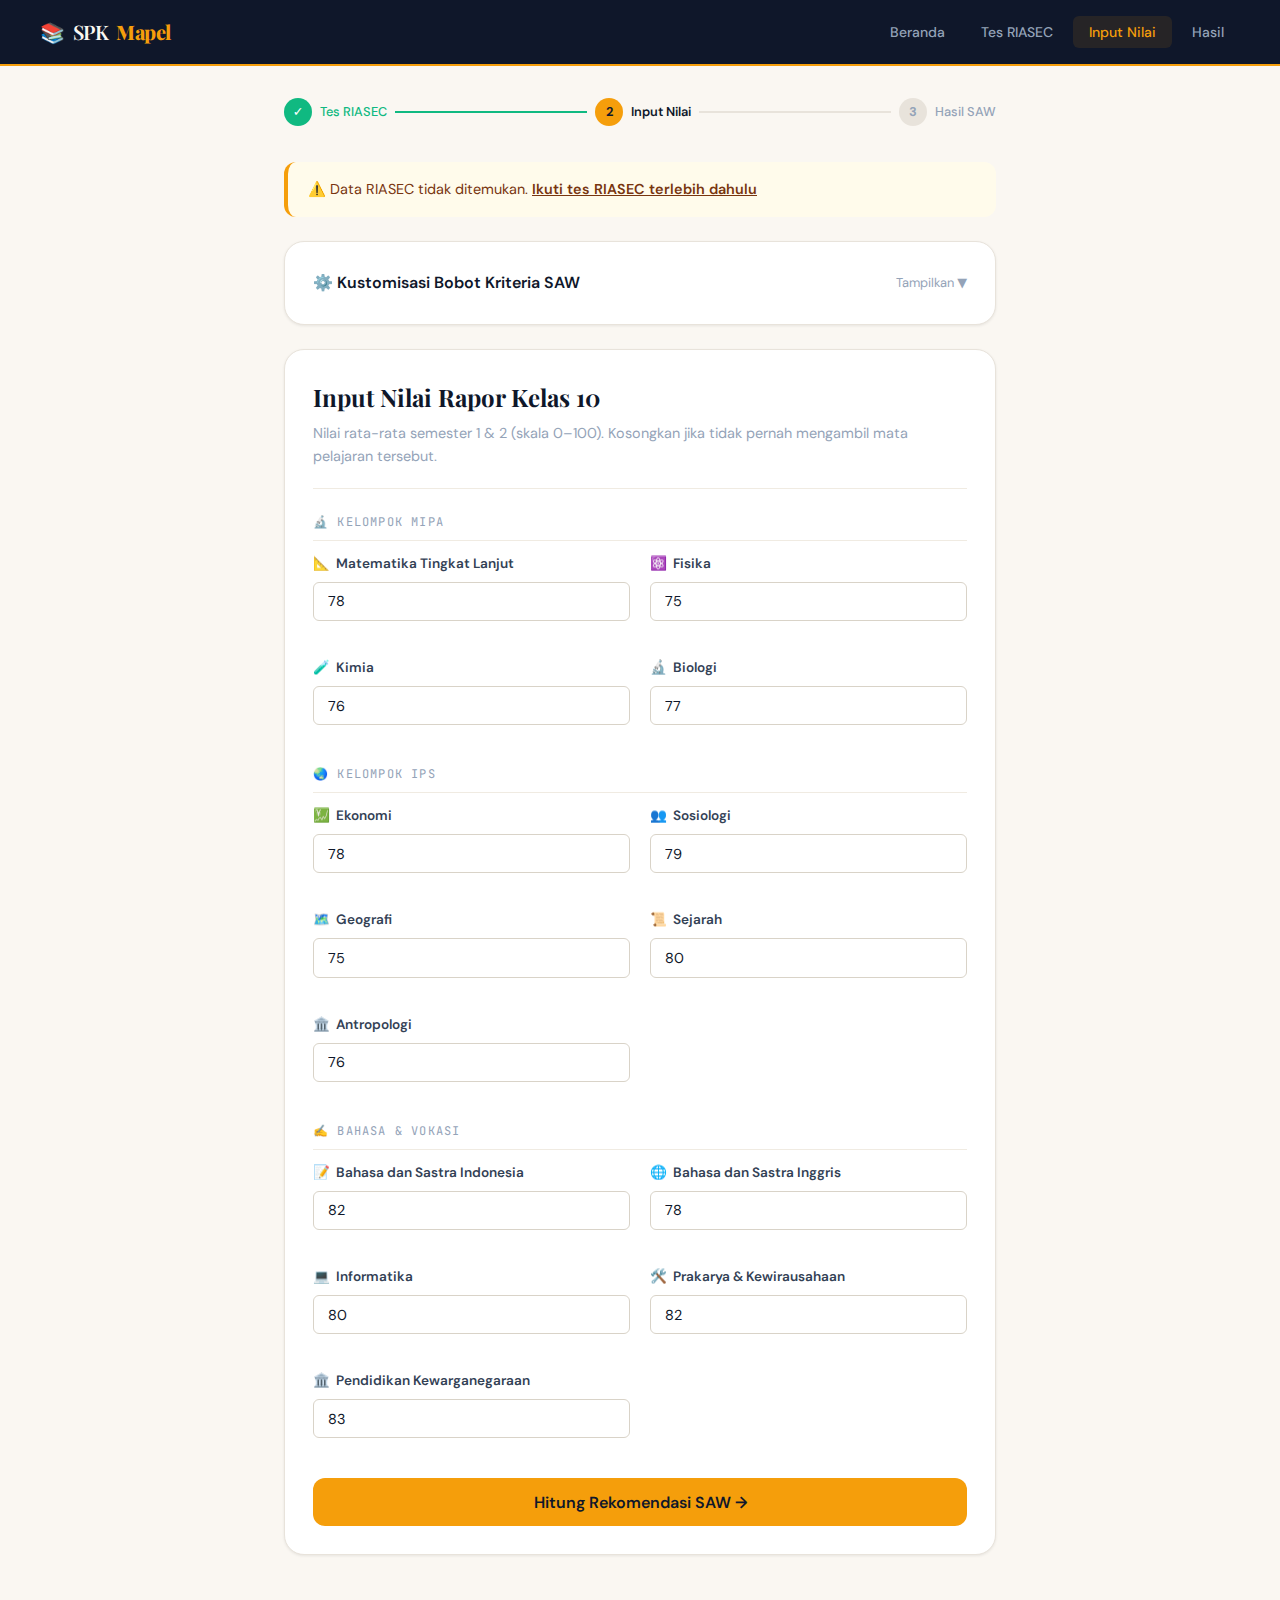
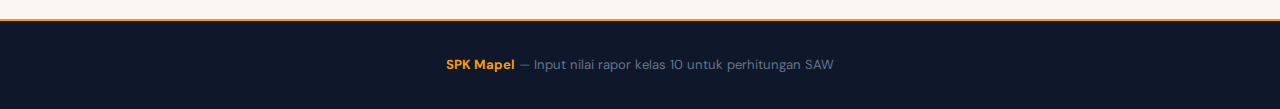
<file: frontend/pages/grades.html>
<!DOCTYPE html>
<html lang="id">
<head>
  <meta charset="UTF-8">
  <meta name="viewport" content="width=device-width, initial-scale=1.0">
  <title>Input Nilai Rapor — SPK Mapel</title>
  <link rel="stylesheet" href="../styles/main.css">
</head>
<body>

<nav class="navbar">
  <div class="navbar-inner">
    <a class="navbar-logo" href="../index.html">📚 <span>SPK</span>Mapel</a>
    <ul class="navbar-links">
      <li><a href="../index.html">Beranda</a></li>
      <li><a href="riasec.html">Tes RIASEC</a></li>
      <li><a href="grades.html">Input Nilai</a></li>
      <li><a href="result.html">Hasil</a></li>
    </ul>
  </div>
</nav>

<div class="container-narrow" style="padding-top:2rem;">

  <!-- Steps -->
  <div class="steps">
    <div class="step done"><div class="step-num">✓</div><div class="step-label">Tes RIASEC</div></div>
    <div class="step-line"></div>
    <div class="step active"><div class="step-num">2</div><div class="step-label">Input Nilai</div></div>
    <div class="step-line"></div>
    <div class="step"><div class="step-num">3</div><div class="step-label">Hasil SAW</div></div>
  </div>

  <!-- Profile Summary -->
  <div id="profileBanner" class="card card-navy mb-3 hidden">
    <div style="display:flex;align-items:center;justify-content:space-between;flex-wrap:wrap;gap:1rem;">
      <div>
        <div style="font-size:.75rem;color:#94a3b8;font-family:var(--font-mono);letter-spacing:.08em;text-transform:uppercase;margin-bottom:.3rem;">Profil Siswa</div>
        <div style="font-size:1.1rem;font-weight:700;color:var(--cream);" id="profileName"></div>
        <div style="font-size:.875rem;color:#94a3b8;" id="profileDetail"></div>
      </div>
      <div style="text-align:center;">
        <div style="font-size:.7rem;color:var(--amber);font-family:var(--font-mono);letter-spacing:.08em;margin-bottom:.25rem;">HOLLAND CODE</div>
        <div style="font-family:var(--font-display);font-size:2rem;font-weight:800;color:var(--amber);letter-spacing:.15em;" id="profileHolland"></div>
      </div>
    </div>
  </div>

  <!-- Bobot Kustom -->
  <div class="card mb-3">
    <div style="display:flex;align-items:center;justify-content:space-between;cursor:pointer;" onclick="toggleWeights()">
      <h3 class="fw-600" style="font-size:1rem;">⚙️ Kustomisasi Bobot Kriteria SAW</h3>
      <span id="toggleIcon" style="font-size:.8rem;color:var(--muted);">Tampilkan ▼</span>
    </div>
    <div id="weightsPanel" class="hidden mt-2">
      <p style="font-size:.82rem;color:var(--muted);margin-bottom:1rem;">
        Total bobot harus = 100%. Default: Akademik 40% · RIASEC 30% · Cita-cita 20% · Ketersediaan 10%
      </p>
      <div class="grid-2">
        <div class="form-group mb-1">
          <label class="form-label">Nilai Akademik (%)</label>
          <input type="number" id="w_academic" class="form-control" value="40" min="10" max="70">
        </div>
        <div class="form-group mb-1">
          <label class="form-label">Kecocokan RIASEC (%)</label>
          <input type="number" id="w_riasec" class="form-control" value="30" min="10" max="70">
        </div>
        <div class="form-group mb-1">
          <label class="form-label">Relevansi Cita-cita (%)</label>
          <input type="number" id="w_aspiration" class="form-control" value="20" min="5" max="50">
        </div>
        <div class="form-group mb-1">
          <label class="form-label">Ketersediaan (%)</label>
          <input type="number" id="w_availability" class="form-control" value="10" min="5" max="30">
        </div>
      </div>
      <div id="weightWarning" class="info-box info-box-amber mt-2 hidden">
        ⚠️ Total bobot harus 100%. Saat ini: <span id="weightTotal">0</span>%.
      </div>
    </div>
  </div>

  <!-- Grades Form -->
  <div class="card mb-3">
    <div class="card-header">
      <h2>Input Nilai Rapor Kelas 10</h2>
      <p>Nilai rata-rata semester 1 &amp; 2 (skala 0–100). Kosongkan jika tidak pernah mengambil mata pelajaran tersebut.</p>
    </div>

    <!-- Group: MIPA -->
    <div class="mb-3">
      <div style="font-size:.75rem;font-family:var(--font-mono);color:var(--muted);letter-spacing:.1em;text-transform:uppercase;margin-bottom:.75rem;padding-bottom:.5rem;border-bottom:1px solid var(--cream-dark);">
        🔬 Kelompok MIPA
      </div>
      <div class="grid-2" id="grades-mipa"></div>
    </div>

    <div class="mb-3">
      <div style="font-size:.75rem;font-family:var(--font-mono);color:var(--muted);letter-spacing:.1em;text-transform:uppercase;margin-bottom:.75rem;padding-bottom:.5rem;border-bottom:1px solid var(--cream-dark);">
        🌏 Kelompok IPS
      </div>
      <div class="grid-2" id="grades-ips"></div>
    </div>

    <div class="mb-3">
      <div style="font-size:.75rem;font-family:var(--font-mono);color:var(--muted);letter-spacing:.1em;text-transform:uppercase;margin-bottom:.75rem;padding-bottom:.5rem;border-bottom:1px solid var(--cream-dark);">
        ✍️ Bahasa &amp; Vokasi
      </div>
      <div class="grid-2" id="grades-other"></div>
    </div>

    <button class="btn btn-primary btn-lg" onclick="submitGrades()" style="width:100%;" id="calcBtn">
      Hitung Rekomendasi SAW →
    </button>
  </div>

</div>

<footer>
  <p><strong>SPK Mapel</strong> — Input nilai rapor kelas 10 untuk perhitungan SAW</p>
</footer>

<script src="../components/shared.js"></script>
<script>
const SUBJECTS = [
  { id:1,  name:'Matematika Tingkat Lanjut', category:'IPA',       group:'mipa',  icon:'📐', default:78 },
  { id:2,  name:'Fisika',                    category:'IPA',       group:'mipa',  icon:'⚛️', default:75 },
  { id:3,  name:'Kimia',                     category:'IPA',       group:'mipa',  icon:'🧪', default:76 },
  { id:4,  name:'Biologi',                   category:'IPA',       group:'mipa',  icon:'🔬', default:77 },
  { id:5,  name:'Ekonomi',                   category:'IPS',       group:'ips',   icon:'💹', default:78 },
  { id:6,  name:'Sosiologi',                 category:'IPS',       group:'ips',   icon:'👥', default:79 },
  { id:7,  name:'Geografi',                  category:'IPS',       group:'ips',   icon:'🗺️', default:75 },
  { id:8,  name:'Sejarah',                   category:'IPS',       group:'ips',   icon:'📜', default:80 },
  { id:9,  name:'Antropologi',               category:'IPS',       group:'ips',   icon:'🏛️', default:76 },
  { id:10, name:'Bahasa dan Sastra Indonesia',category:'Bahasa',   group:'other', icon:'📝', default:82 },
  { id:11, name:'Bahasa dan Sastra Inggris', category:'Bahasa',    group:'other', icon:'🌐', default:78 },
  { id:12, name:'Informatika',               category:'Teknologi', group:'other', icon:'💻', default:80 },
  { id:13, name:'Prakarya & Kewirausahaan',  category:'Vokasi',    group:'other', icon:'🛠️', default:82 },
  { id:14, name:'Pendidikan Kewarganegaraan',category:'Umum',      group:'other', icon:'🏛️', default:83 },
];

function buildGradeInputs(group, containerId) {
  const el = document.getElementById(containerId);
  const subjects = SUBJECTS.filter(s => s.group === group);
  el.innerHTML = subjects.map(s => `
    <div class="form-group mb-2">
      <label class="form-label" style="display:flex;align-items:center;gap:.35rem;">
        <span>${s.icon}</span> ${s.name}
      </label>
      <input type="number" id="grade_${s.id}" class="form-control" 
             value="${s.default}" min="0" max="100" step="0.5"
             placeholder="0 – 100">
    </div>
  `).join('');
}

function toggleWeights() {
  const panel = document.getElementById('weightsPanel');
  const icon = document.getElementById('toggleIcon');
  panel.classList.toggle('hidden');
  icon.textContent = panel.classList.contains('hidden') ? 'Tampilkan ▼' : 'Sembunyikan ▲';
}

// Validate weights
['w_academic','w_riasec','w_aspiration','w_availability'].forEach(id => {
  document.getElementById(id)?.addEventListener('input', () => {
    const total = ['w_academic','w_riasec','w_aspiration','w_availability']
      .reduce((sum, id) => sum + (parseInt(document.getElementById(id)?.value) || 0), 0);
    const warn = document.getElementById('weightWarning');
    document.getElementById('weightTotal').textContent = total;
    warn.classList.toggle('hidden', total === 100);
  });
});

async function submitGrades() {
  const riasec = Store.get('riasecResult');
  if (!riasec) { showToast('Lengkapi tes RIASEC terlebih dahulu', 'warning'); window.location.href='riasec.html'; return; }

  // Collect grades
  const grades = {};
  SUBJECTS.forEach(s => {
    const val = parseFloat(document.getElementById(`grade_${s.id}`)?.value);
    grades[s.name] = isNaN(val) ? 0 : Math.min(Math.max(val, 0), 100);
  });

  // Weights
  const wa = parseInt(document.getElementById('w_academic').value)||40;
  const wr = parseInt(document.getElementById('w_riasec').value)||30;
  const wasp = parseInt(document.getElementById('w_aspiration').value)||20;
  const wav = parseInt(document.getElementById('w_availability').value)||10;
  const total = wa+wr+wasp+wav;
  if (total !== 100) { showToast(`Total bobot harus 100% (saat ini ${total}%)`, 'error'); return; }

  const btn = document.getElementById('calcBtn');
  btn.disabled = true;
  btn.innerHTML = '<span class="spinner"></span> Menghitung SAW...';

  try {
    const res = await apiFetch('/recommend', {
      method: 'POST',
      body: JSON.stringify({
        student_name: riasec.studentName,
        student_class: riasec.studentClass,
        grades,
        riasec_scores: riasec.scores,
        aspiration: riasec.aspiration || '',
        custom_weights: { academic: wa/100, riasec: wr/100, aspiration: wasp/100, availability: wav/100 },
      }),
    });

    if (!res.success) throw new Error(res.message);

    Store.set('sawResult', res.data);
    showToast('Berhasil! Mengarahkan ke halaman hasil...', 'success');
    setTimeout(() => window.location.href = 'result.html', 800);
  } catch(e) {
    showToast('Gagal menghitung: ' + e.message, 'error');
    btn.disabled = false;
    btn.textContent = 'Hitung Rekomendasi SAW →';
  }
}

// Init
buildGradeInputs('mipa',  'grades-mipa');
buildGradeInputs('ips',   'grades-ips');
buildGradeInputs('other', 'grades-other');

const riasec = Store.get('riasecResult');
if (riasec) {
  const banner = document.getElementById('profileBanner');
  banner.classList.remove('hidden');
  document.getElementById('profileName').textContent = riasec.studentName;
  document.getElementById('profileDetail').textContent = 
    `${riasec.studentClass || 'Kelas X'} · Cita-cita: ${riasec.aspiration || '—'}`;
  document.getElementById('profileHolland').textContent = riasec.hollandCode;
} else {
  const warn = document.createElement('div');
  warn.className = 'info-box info-box-amber mb-3';
  warn.innerHTML = '⚠️ Data RIASEC tidak ditemukan. <a href="riasec.html" style="text-decoration:underline;font-weight:600;">Ikuti tes RIASEC terlebih dahulu</a>';
  document.querySelector('.steps').after(warn);
}
</script>
</body>
</html>
</file>
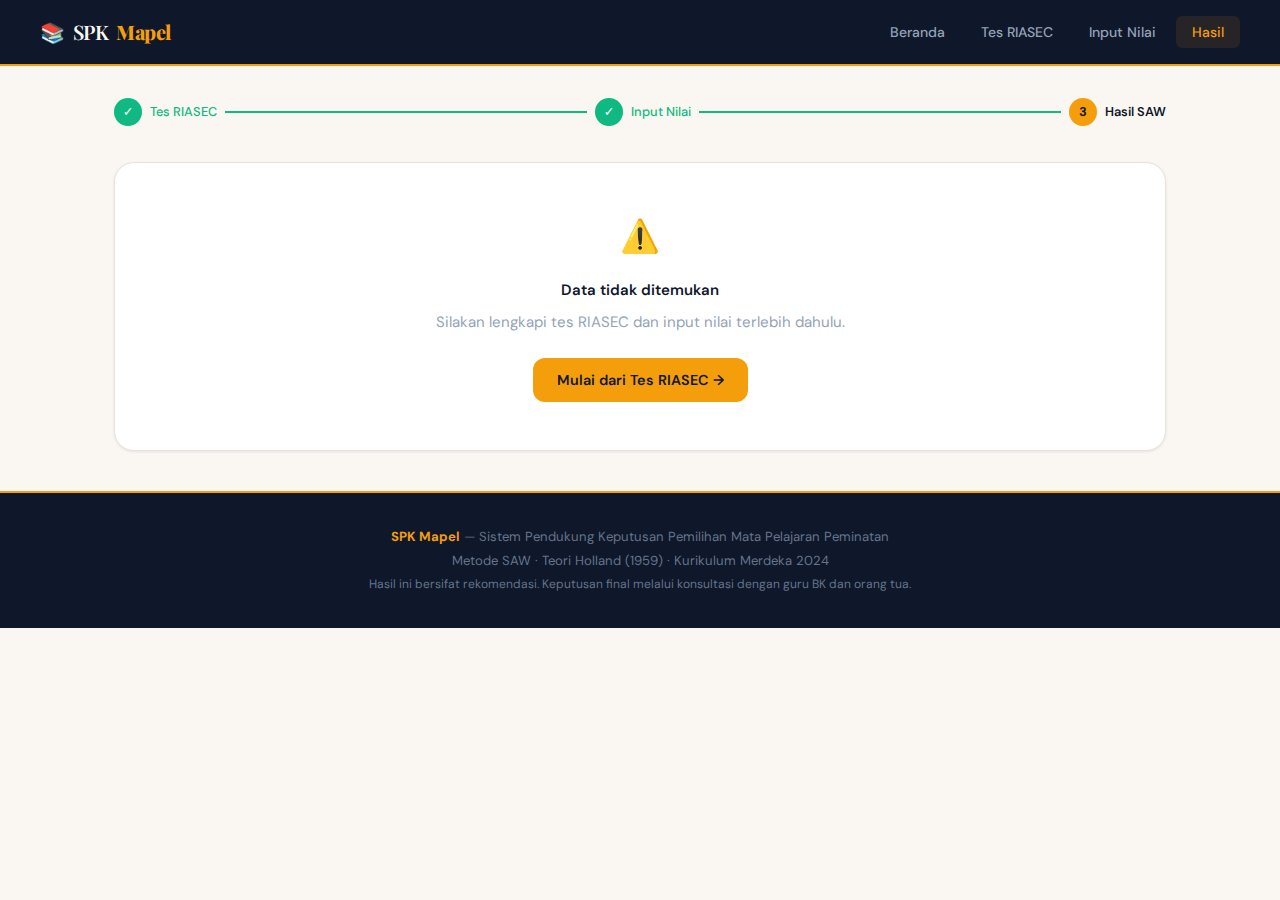
<file: frontend/pages/result.html>
<!DOCTYPE html>
<html lang="id">
<head>
  <meta charset="UTF-8">
  <meta name="viewport" content="width=device-width, initial-scale=1.0">
  <title>Hasil &amp; Rekomendasi — SPK Mapel</title>
  <link rel="stylesheet" href="../styles/main.css">
</head>
<body>

<nav class="navbar">
  <div class="navbar-inner">
    <a class="navbar-logo" href="../index.html">📚 <span>SPK</span>Mapel</a>
    <ul class="navbar-links">
      <li><a href="../index.html">Beranda</a></li>
      <li><a href="riasec.html">Tes RIASEC</a></li>
      <li><a href="grades.html">Input Nilai</a></li>
      <li><a href="result.html">Hasil</a></li>
    </ul>
  </div>
</nav>

<div class="container" style="padding-top:2rem;">

  <!-- Steps -->
  <div class="steps">
    <div class="step done"><div class="step-num">✓</div><div class="step-label">Tes RIASEC</div></div>
    <div class="step-line"></div>
    <div class="step done"><div class="step-num">✓</div><div class="step-label">Input Nilai</div></div>
    <div class="step-line"></div>
    <div class="step active"><div class="step-num">3</div><div class="step-label">Hasil SAW</div></div>
  </div>

  <!-- Loading State -->
  <div id="loadingState" class="card" style="text-align:center;padding:3rem;">
    <div class="spinner" style="width:32px;height:32px;border-width:3px;margin:0 auto 1rem;"></div>
    <p style="color:var(--muted);">Memuat hasil analisis...</p>
  </div>

  <!-- Results (hidden until loaded) -->
  <div id="resultContent" class="hidden">

    <!-- Header -->
    <div class="card card-navy mb-3" style="padding:2rem;">
      <div style="display:flex;align-items:flex-start;justify-content:space-between;flex-wrap:wrap;gap:1.5rem;">
        <div>
          <div style="font-size:.7rem;color:var(--amber);font-family:var(--font-mono);letter-spacing:.1em;text-transform:uppercase;margin-bottom:.5rem;">
            Hasil Analisis SPK
          </div>
          <h1 id="studentTitle" style="font-family:var(--font-display);font-size:1.75rem;color:var(--cream);margin-bottom:.4rem;"></h1>
          <div style="color:#94a3b8;font-size:.875rem;" id="studentMeta"></div>
        </div>
        <div style="text-align:center;">
          <div style="font-size:.65rem;color:var(--amber);font-family:var(--font-mono);letter-spacing:.1em;margin-bottom:.25rem;">HOLLAND CODE</div>
          <div id="hollandDisplay" style="font-family:var(--font-display);font-size:3rem;font-weight:800;color:var(--amber);letter-spacing:.2em;"></div>
        </div>
      </div>
    </div>

    <!-- RIASEC Scores + Chart -->
    <div class="grid-2 mb-3">
      <div class="card">
        <h3 class="section-title" style="font-size:1.1rem;">📊 Skor RIASEC</h3>
        <div id="riasecScores"></div>
      </div>
      <div class="card">
        <h3 class="section-title" style="font-size:1.1rem;">🎯 Profil Kepribadian</h3>
        <div id="topPersonality"></div>
        <div id="careerPackageMatch" class="mt-3"></div>
      </div>
    </div>

    <!-- SAW Method Explanation -->
    <div class="card mb-3">
      <div class="card-header">
        <h2>⚙️ Metodologi: Simple Additive Weighting (SAW)</h2>
        <p>Detail kriteria, bobot, dan cara perhitungan</p>
      </div>
      <div class="grid-auto mb-2" id="criteriaGrid"></div>
      <div class="info-box info-box-blue" style="font-size:.85rem;">
        <strong>Formula SAW:</strong> V<sub>i</sub> = Σ (W<sub>j</sub> × R<sub>ij</sub>)<br>
        Di mana: W<sub>j</sub> = bobot kriteria ke-j, R<sub>ij</sub> = nilai ternormalisasi alternatif i pada kriteria j.<br>
        Normalisasi benefit: r<sub>ij</sub> = x<sub>ij</sub> / max(x<sub>j</sub>)
      </div>
    </div>

    <!-- Recommendations Table -->
    <div class="card mb-3">
      <div class="card-header">
        <h2>🏆 Ranking Rekomendasi Mata Pelajaran</h2>
        <p>Diurutkan berdasarkan skor SAW tertinggi · <span id="totalAlts"></span> alternatif dianalisis</p>
      </div>
      <div class="table-wrap">
        <table class="data-table">
          <thead>
            <tr>
              <th>Rank</th>
              <th>Mata Pelajaran</th>
              <th>Kategori</th>
              <th>Akademik (40%)</th>
              <th>RIASEC (30%)</th>
              <th>Cita-cita (20%)</th>
              <th>Ketersediaan (10%)</th>
              <th>Skor SAW</th>
              <th>Status</th>
            </tr>
          </thead>
          <tbody id="recTableBody"></tbody>
        </table>
      </div>
    </div>

    <!-- Top 3 Detail Cards -->
    <div class="mb-3">
      <h3 class="section-title mb-2">🎖️ Top 3 Rekomendasi Utama</h3>
      <div class="grid-3" id="top3Cards"></div>
    </div>

    <!-- Career Package Match -->
    <div class="card card-amber mb-3" id="careerSection" style="display:none;">
      <div class="card-header" style="border-color:#fde68a;">
        <h2>💼 Kecocokan Paket Karir</h2>
        <p>Berdasarkan cita-cita dan hasil rekomendasi SAW</p>
      </div>
      <div id="careerContent"></div>
    </div>

    <!-- BK Advice -->
    <div class="card mb-3">
      <div class="card-header">
        <h2>🤝 Simulasi Saran Guru BK</h2>
        <p>Rekomendasi konsultasi akhir semester 2 kelas 10</p>
      </div>
      <div id="bkAdvice"></div>
    </div>

    <!-- Normalized Matrix Detail (Collapsible) -->
    <div class="card mb-3">
      <div style="display:flex;align-items:center;justify-content:space-between;cursor:pointer;" onclick="toggleMatrix()">
        <h3 class="fw-600" style="font-size:1rem;">📐 Detail Matriks Normalisasi SAW</h3>
        <span id="matrixToggleIcon" style="font-size:.8rem;color:var(--muted);">Tampilkan ▼</span>
      </div>
      <div id="matrixPanel" class="hidden mt-3">
        <div class="table-wrap">
          <table class="data-table" id="matrixTable"></table>
        </div>
      </div>
    </div>

    <!-- Actions -->
    <div style="display:flex;gap:1rem;flex-wrap:wrap;justify-content:center;margin-bottom:2rem;">
      <button class="btn btn-ghost" onclick="window.print()">🖨️ Cetak Hasil</button>
      <a href="riasec.html" class="btn btn-ghost">🔄 Ulangi Tes</a>
      <button class="btn btn-primary" onclick="window.scrollTo({top:0,behavior:'smooth'})">↑ Kembali ke Atas</button>
    </div>

  </div><!-- #resultContent -->

</div><!-- .container -->

<footer>
  <p>
    <strong>SPK Mapel</strong> — Sistem Pendukung Keputusan Pemilihan Mata Pelajaran Peminatan<br>
    Metode SAW · Teori Holland (1959) · Kurikulum Merdeka 2024<br>
    <span style="font-size:.75rem;">Hasil ini bersifat rekomendasi. Keputusan final melalui konsultasi dengan guru BK dan orang tua.</span>
  </p>
</footer>

<script src="../components/shared.js"></script>
<script>
// ─── RIASEC Meta (local to this page) ────────────────────────────────────────
const PAGE_RIASEC_META = [
  { key:'realistic',     code:'R', label:'Realistic',     color:'#10b981', icon:'🔧' },
  { key:'investigative', code:'I', label:'Investigative', color:'#3b82f6', icon:'🔬' },
  { key:'artistic',      code:'A', label:'Artistic',      color:'#8b5cf6', icon:'🎨' },
  { key:'social',        code:'S', label:'Social',        color:'#f59e0b', icon:'🤝' },
  { key:'enterprising',  code:'E', label:'Enterprising',  color:'#ef4444', icon:'💼' },
  { key:'conventional',  code:'C', label:'Conventional',  color:'#06b6d4', icon:'📊' },
];

// ─── Load & Render (all sync — no extra API calls for speed) ─────────────────
function loadResults() {
  const riasec = Store.get('riasecResult');
  const saw    = Store.get('sawResult');

  document.getElementById('loadingState').classList.add('hidden');

  if (!riasec || !saw) {
    document.getElementById('loadingState').classList.remove('hidden');
    document.getElementById('loadingState').innerHTML = `
      <div style="font-size:2rem;margin-bottom:1rem;">⚠️</div>
      <p style="font-weight:600;margin-bottom:.5rem;">Data tidak ditemukan</p>
      <p style="color:var(--muted);margin-bottom:1.5rem;">Silakan lengkapi tes RIASEC dan input nilai terlebih dahulu.</p>
      <a href="riasec.html" class="btn btn-primary">Mulai dari Tes RIASEC →</a>
    `;
    return;
  }

  document.getElementById('resultContent').classList.remove('hidden');

  renderHeader(riasec, saw);
  renderRiasecScores(riasec);
  renderCriteria(saw.saw_summary);
  renderTable(saw.recommendations, saw.saw_summary);
  renderTop3(saw.recommendations);
  renderCareer(saw.career_match, riasec);
  renderBKAdvice(riasec, saw);   // now sync — no await
  renderMatrix(saw.recommendations);
}

function renderHeader(riasec, saw) {
  document.getElementById('studentTitle').textContent = riasec.studentName;
  document.getElementById('studentMeta').textContent =
    `${riasec.studentClass || 'Kelas X'} · Cita-cita: ${riasec.aspiration || '—'} · ${new Date(saw.generated_at).toLocaleDateString('id-ID', {day:'numeric',month:'long',year:'numeric'})}`;
  document.getElementById('hollandDisplay').textContent = riasec.hollandCode;
}

function renderRiasecScores(riasec) {
  const scores = riasec.scores;
  const sorted = [...PAGE_RIASEC_META].sort((a,b) => (scores[b.key]||0)-(scores[a.key]||0));
  
  document.getElementById('riasecScores').innerHTML = sorted.map(m => {
    const score = scores[m.key] || 0;
    const pct = (score/5)*100;
    return `
      <div style="margin-bottom:.85rem;">
        <div style="display:flex;justify-content:space-between;align-items:center;margin-bottom:.3rem;">
          <span style="font-size:.85rem;font-weight:600;">${m.icon} ${m.label}</span>
          <span style="font-family:var(--font-mono);font-size:.85rem;font-weight:700;">${score.toFixed(2)}/5</span>
        </div>
        <div class="progress-track">
          <div class="progress-fill" style="width:${pct}%;background:${m.color};transition:width .8s ease;"></div>
        </div>
      </div>
    `;
  }).join('');

  const top = sorted[0];
  document.getElementById('topPersonality').innerHTML = `
    <div style="display:flex;align-items:center;gap:.75rem;margin-bottom:1rem;">
      <div style="font-size:2.5rem;">${top.icon}</div>
      <div>
        <div style="font-size:.7rem;font-family:var(--font-mono);color:var(--muted);letter-spacing:.08em;text-transform:uppercase;">Tipe Dominan</div>
        <div style="font-size:1.2rem;font-weight:700;color:${top.color};">${top.label}</div>
      </div>
    </div>
    <div class="info-box" style="background:${top.color}18;border-color:${top.color};font-size:.85rem;line-height:1.7;">
      ${getPersonalityDesc(top.key)}
    </div>
  `;
}

function getPersonalityDesc(type) {
  const desc = {
    realistic:     'Kamu praktis dan menyukai pekerjaan konkret. Kuat dalam bidang teknis dan fisik.',
    investigative: 'Kamu analitis dan intelektual. Sangat cocok untuk karir di bidang sains, teknologi, dan penelitian.',
    artistic:      'Kamu kreatif dan imajinatif. Unggul dalam ekspresi diri, desain, dan seni.',
    social:        'Kamu peduli dan berorientasi pada orang. Ideal untuk karir di bidang pendidikan dan kesehatan.',
    enterprising:  'Kamu ambisius dan suka memimpin. Cocok untuk bisnis, manajemen, dan kepemimpinan.',
    conventional:  'Kamu terstruktur dan teliti. Unggul dalam akuntansi, administrasi, dan analisis data.',
  };
  return desc[type] || 'Kepribadian multidimensi yang kaya potensi.';
}

function renderCriteria(summary) {
  if (!summary?.criteria) return;
  const icons = ['📚','🧠','🎯','🏫'];
  document.getElementById('criteriaGrid').innerHTML = summary.criteria.map((c, i) => `
    <div class="card" style="margin:0;padding:1.25rem;background:var(--cream);">
      <div style="font-size:1.5rem;margin-bottom:.5rem;">${icons[i]||'•'}</div>
      <div style="font-weight:700;font-size:.9rem;margin-bottom:.25rem;">${c.name}</div>
      <div style="font-family:var(--font-mono);font-size:1.25rem;font-weight:800;color:var(--amber);">${c.weight}</div>
      <div style="font-size:.75rem;color:var(--muted);margin-top:.25rem;">Tipe: ${c.type}</div>
    </div>
  `).join('');
  document.getElementById('totalAlts').textContent = summary.total_alternatives;
}

function renderTable(recommendations, summary) {
  const weights = summary?.criteria?.map(c=>c.weight) || ['40%','30%','20%','10%'];
  const thead = document.querySelector('#recTableBody').closest('table').querySelector('thead tr');
  // Update header with actual weights
  
  document.getElementById('recTableBody').innerHTML = recommendations.map((r, idx) => `
    <tr class="${idx===0?'rank-1':''}">
      <td>${rankBadge(r.rank)}</td>
      <td><strong>${r.subject}</strong></td>
      <td><span class="badge badge-muted" style="font-size:.72rem;">${r.category}</span></td>
      <td>
        <div style="display:flex;align-items:center;gap:.5rem;">
          <div style="flex:1;height:4px;background:#e8e3db;border-radius:99px;overflow:hidden;">
            <div style="width:${r.academic_score}%;height:100%;background:#3b82f6;border-radius:99px;"></div>
          </div>
          <span style="font-family:var(--font-mono);font-size:.8rem;">${r.academic_score}</span>
        </div>
      </td>
      <td>
        <div style="display:flex;align-items:center;gap:.5rem;">
          <div style="flex:1;height:4px;background:#e8e3db;border-radius:99px;overflow:hidden;">
            <div style="width:${r.riasec_match}%;height:100%;background:#f59e0b;border-radius:99px;"></div>
          </div>
          <span style="font-family:var(--font-mono);font-size:.8rem;">${r.riasec_match}%</span>
        </div>
      </td>
      <td><span style="font-family:var(--font-mono);font-size:.8rem;">${r.aspiration_score}%</span></td>
      <td><span style="font-family:var(--font-mono);font-size:.8rem;">${r.availability}%</span></td>
      <td>
        <strong style="font-family:var(--font-mono);font-size:.95rem;color:${idx===0?'#92400e':'var(--navy)'};">
          ${(r.score*100).toFixed(2)}
        </strong>
      </td>
      <td>
        ${r.meets_minimum 
          ? '<span class="badge badge-green">✓ Memenuhi</span>'
          : `<span class="badge badge-red" title="Nilai min: ${r.min_grade}">⚠ Perhatian</span>`}
      </td>
    </tr>
  `).join('');
}

function renderTop3(recommendations) {
  const top3 = recommendations.slice(0, 3);
  const medals = ['🥇','🥈','🥉'];
  const colors = ['#fef3c7','#f1f5f9','#fff7ed'];
  const borders = ['#f59e0b','#94a3b8','#f97316'];

  document.getElementById('top3Cards').innerHTML = top3.map((r, i) => `
    <div class="card" style="margin:0;background:${colors[i]};border-color:${borders[i]};border-width:2px;">
      <div style="font-size:2rem;margin-bottom:.5rem;">${medals[i]}</div>
      <div style="font-size:.7rem;font-family:var(--font-mono);color:var(--muted);margin-bottom:.35rem;">RANK #${r.rank}</div>
      <div style="font-size:1.1rem;font-weight:700;margin-bottom:.75rem;">${r.subject}</div>
      <div style="font-size:.75rem;color:var(--muted);">
        <div>📚 Akademik: <strong>${r.academic_score}</strong></div>
        <div>🧠 RIASEC: <strong>${r.riasec_match}%</strong></div>
        <div>🎯 Relevansi: <strong>${r.aspiration_score}%</strong></div>
      </div>
      <div style="margin-top:.75rem;padding-top:.75rem;border-top:1px solid ${borders[i]}40;">
        <span style="font-family:var(--font-mono);font-size:1.3rem;font-weight:800;">
          ${(r.score*100).toFixed(1)}
        </span>
        <span style="font-size:.75rem;color:var(--muted);"> skor SAW</span>
      </div>
    </div>
  `).join('');
}

function renderCareer(careerMatch, riasec) {
  if (!careerMatch || !careerMatch.label) return;
  const section = document.getElementById('careerSection');
  section.style.display = 'block';
  
  document.getElementById('careerContent').innerHTML = `
    <div style="display:flex;align-items:flex-start;gap:1.5rem;flex-wrap:wrap;">
      <div style="font-size:3rem;">${careerMatch.icon || '🎯'}</div>
      <div style="flex:1;min-width:240px;">
        <div style="font-size:.7rem;color:#92400e;font-family:var(--font-mono);letter-spacing:.08em;text-transform:uppercase;margin-bottom:.35rem;">Kecocokan Terbaik</div>
        <div style="font-size:1.25rem;font-weight:700;margin-bottom:.5rem;">${careerMatch.label}</div>
        <p style="font-size:.875rem;color:#78350f;line-height:1.7;margin-bottom:1rem;">${careerMatch.description || ''}</p>
        <div>
          <div style="font-size:.75rem;font-weight:600;color:#92400e;margin-bottom:.5rem;">Mata Pelajaran Utama:</div>
          <div style="display:flex;flex-wrap:wrap;gap:.4rem;">
            ${(careerMatch.subjects||[]).map(s=>`<span class="badge badge-amber">${s}</span>`).join('')}
          </div>
        </div>
        ${careerMatch.optional?.length ? `
          <div class="mt-2">
            <div style="font-size:.75rem;font-weight:600;color:#92400e;margin-bottom:.5rem;">Mata Pelajaran Pendukung:</div>
            <div style="display:flex;flex-wrap:wrap;gap:.4rem;">
              ${careerMatch.optional.map(s=>`<span class="badge badge-muted">${s}</span>`).join('')}
            </div>
          </div>
        ` : ''}
      </div>
    </div>
  `;
}

function renderBKAdvice(riasec, saw) {
  const top5 = saw.recommendations.slice(0, 5);
  const meetsMin = top5.every(r => r.meets_minimum);
  const hc = riasec.hollandCode || 'RIA';
  const aspiration = riasec.aspiration || '';

  const hcAdviceMap = {
    'R': 'Pertimbangkan jurusan teknik, sains terapan, atau vokasi yang berbasis keterampilan praktis.',
    'I': 'Kamu sangat cocok di bidang riset, MIPA, teknologi, atau kedokteran.',
    'A': 'Eksplorasi jurusan seni, desain, sastra, komunikasi, atau arsitektur.',
    'S': 'Pertimbangkan pendidikan, psikologi, kesehatan, atau pekerjaan sosial.',
    'E': 'Bisnis, manajemen, hukum, atau kepemimpinan organisasi sangat cocok untukmu.',
    'C': 'Akuntansi, keuangan, statistika, atau administrasi bisnis bisa jadi pilihan tepat.',
  };

  const advice = [];
  for (const c of hc.slice(0, 2)) {
    if (hcAdviceMap[c]) advice.push(hcAdviceMap[c]);
  }
  if (!meetsMin) advice.push('⚠️ Beberapa mata pelajaran pilihanmu mensyaratkan nilai minimum tertentu. Diskusikan dengan guru BK dan wali kelas untuk solusi terbaik.');
  if (aspiration) advice.push(`Cita-citamu sebagai <strong>${aspiration}</strong> sudah terefleksi dalam rekomendasi. Konfirmasikan pilihan ini bersama orang tua.`);
  advice.push('Proses pemilihan dilakukan pada <strong>akhir semester 2 kelas 10</strong>, dengan bimbingan resmi dari guru BK dan wali kelas.');
  advice.push('Keputusan akhir ada pada siswa, orang tua, dan pihak sekolah setelah melalui sesi konsultasi tatap muka.');

  const nextSteps = [
    'Cetak atau simpan hasil rekomendasi ini',
    'Diskusikan dengan guru BK di sekolah',
    'Konsultasikan pilihan dengan orang tua',
    'Cek ketersediaan kelas peminatan dan guru di sekolah',
    'Pertimbangkan beban belajar dan kemampuan akademik',
    'Konfirmasi pilihan sebelum akhir semester 2 kelas 10',
  ];

  document.getElementById('bkAdvice').innerHTML = `
    <div class="grid-2">
      <div>
        <div style="font-size:.75rem;font-weight:700;color:var(--muted);text-transform:uppercase;letter-spacing:.08em;margin-bottom:.75rem;">Saran untuk Siswa</div>
        ${advice.map(a => `
          <div style="padding:.5rem 0;border-bottom:1px solid var(--cream-dark);font-size:.875rem;line-height:1.65;">${a}</div>
        `).join('')}
      </div>
      <div>
        <div style="font-size:.75rem;font-weight:700;color:var(--muted);text-transform:uppercase;letter-spacing:.08em;margin-bottom:.75rem;">Langkah Selanjutnya</div>
        ${nextSteps.map((s, i) => `
          <div style="display:flex;gap:.75rem;padding:.5rem 0;border-bottom:1px solid var(--cream-dark);">
            <span style="font-family:var(--font-mono);font-size:.75rem;color:var(--amber);font-weight:700;min-width:20px;">${i+1}.</span>
            <span style="font-size:.875rem;line-height:1.65;">${s}</span>
          </div>
        `).join('')}
      </div>
    </div>
    <div class="info-box info-box-amber mt-3" style="font-size:.85rem;">
      ⚠️ Sistem ini bersifat <strong>pendukung keputusan</strong>, bukan penentu akhir. Keputusan terbaik lahir dari diskusi yang komprehensif bersama guru BK, wali kelas, dan orang tua.
    </div>
  `;
}

function renderMatrix(recommendations) {
  const table = document.getElementById('matrixTable');
  const header = `<thead><tr>
    <th>Mata Pelajaran</th>
    <th>r-Akademik</th>
    <th>r-RIASEC</th>
    <th>r-Cita-cita</th>
    <th>r-Ketersediaan</th>
    <th>w·r Akademik</th>
    <th>w·r RIASEC</th>
    <th>w·r Cita-cita</th>
    <th>w·r Ketersediaan</th>
    <th>Vi (Skor SAW)</th>
  </tr></thead>`;

  const rows = recommendations.map(r => `
    <tr>
      <td><strong>${r.subject}</strong></td>
      <td class="font-mono">${r.normalized?.academic?.toFixed(4)||'-'}</td>
      <td class="font-mono">${r.normalized?.riasec?.toFixed(4)||'-'}</td>
      <td class="font-mono">${r.normalized?.aspiration?.toFixed(4)||'-'}</td>
      <td class="font-mono">${r.normalized?.availability?.toFixed(4)||'-'}</td>
      <td class="font-mono">${r.weighted?.academic?.toFixed(4)||'-'}</td>
      <td class="font-mono">${r.weighted?.riasec?.toFixed(4)||'-'}</td>
      <td class="font-mono">${r.weighted?.aspiration?.toFixed(4)||'-'}</td>
      <td class="font-mono">${r.weighted?.availability?.toFixed(4)||'-'}</td>
      <td class="font-mono" style="font-weight:700;">${r.score?.toFixed(4)||'-'}</td>
    </tr>
  `).join('');

  table.innerHTML = header + `<tbody>${rows}</tbody>`;
}

function toggleMatrix() {
  const panel = document.getElementById('matrixPanel');
  const icon = document.getElementById('matrixToggleIcon');
  panel.classList.toggle('hidden');
  icon.textContent = panel.classList.contains('hidden') ? 'Tampilkan ▼' : 'Sembunyikan ▲';
}

// ─── Init ────────────────────────────────────────────────────────────────────
window.onload = loadResults;</script>
</body>
</html>
</file>
<file: frontend/styles/main.css>
/* 
  SPK Pemilihan Mata Pelajaran — Design System
  Aesthetic: Academic Editorial × Modern Dashboard
  Font: Playfair Display (headings) + DM Sans (body)
  Color: Deep Navy + Amber Gold + Cream
*/

@import url('https://fonts.googleapis.com/css2?family=Playfair+Display:ital,wght@0,600;0,800;1,600&family=DM+Sans:wght@300;400;500;600&family=JetBrains+Mono:wght@400;500&display=swap');

/* ─── Tokens ──────────────────────────────────────────────────────────────── */
:root {
  --navy:        #0f172a;
  --navy-mid:    #1e293b;
  --navy-light:  #334155;
  --amber:       #f59e0b;
  --amber-light: #fcd34d;
  --cream:       #faf7f2;
  --cream-dark:  #f0ebe2;
  --white:       #ffffff;
  --muted:       #94a3b8;
  --success:     #10b981;
  --danger:      #ef4444;
  --info:        #3b82f6;
  --purple:      #8b5cf6;

  --r-color: #10b981;
  --i-color: #3b82f6;
  --a-color: #8b5cf6;
  --s-color: #f59e0b;
  --e-color: #ef4444;
  --c-color: #06b6d4;

  --font-display: 'Playfair Display', Georgia, serif;
  --font-body:    'DM Sans', system-ui, sans-serif;
  --font-mono:    'JetBrains Mono', monospace;

  --radius-sm:  6px;
  --radius:     12px;
  --radius-lg:  20px;
  --radius-xl:  32px;
  --shadow-sm:  0 1px 3px rgba(0,0,0,.08);
  --shadow:     0 4px 16px rgba(0,0,0,.12);
  --shadow-lg:  0 12px 40px rgba(0,0,0,.18);
  --transition: 0.22s cubic-bezier(.4,0,.2,1);
}

/* ─── Reset ──────────────────────────────────────────────────────────────── */
*, *::before, *::after { box-sizing: border-box; margin: 0; padding: 0; }
html { scroll-behavior: smooth; }
body {
  font-family: var(--font-body);
  background: var(--cream);
  color: var(--navy);
  line-height: 1.6;
  font-size: 15px;
  -webkit-font-smoothing: antialiased;
}
a { text-decoration: none; color: inherit; }
img { max-width: 100%; display: block; }

/* ─── Navbar ─────────────────────────────────────────────────────────────── */
.navbar {
  position: sticky;
  top: 0;
  z-index: 100;
  background: var(--navy);
  border-bottom: 2px solid var(--amber);
  padding: 0 2rem;
}
.navbar-inner {
  max-width: 1200px;
  margin: 0 auto;
  display: flex;
  align-items: center;
  justify-content: space-between;
  height: 64px;
}
.navbar-logo {
  font-family: var(--font-display);
  font-size: 1.25rem;
  color: var(--amber);
  font-weight: 800;
  letter-spacing: -.5px;
  display: flex;
  align-items: center;
  gap: .5rem;
}
.navbar-logo span {
  color: var(--cream);
  font-weight: 600;
}
.navbar-links {
  display: flex;
  gap: .25rem;
  list-style: none;
}
.navbar-links a {
  padding: .45rem 1rem;
  border-radius: var(--radius-sm);
  font-size: .875rem;
  font-weight: 500;
  color: var(--muted);
  transition: var(--transition);
}
.navbar-links a:hover,
.navbar-links a.active {
  color: var(--cream);
  background: rgba(255,255,255,.08);
}
.navbar-links a.active {
  color: var(--amber);
  background: rgba(245,158,11,.1);
}

/* ─── Page Layout ────────────────────────────────────────────────────────── */
.page-wrapper {
  min-height: calc(100vh - 64px);
}
.container {
  max-width: 1100px;
  margin: 0 auto;
  padding: 2.5rem 1.5rem;
}
.container-narrow {
  max-width: 760px;
  margin: 0 auto;
  padding: 2.5rem 1.5rem;
}

/* ─── Hero ───────────────────────────────────────────────────────────────── */
.hero {
  background: var(--navy);
  color: var(--cream);
  padding: 4rem 2rem 3rem;
  position: relative;
  overflow: hidden;
}
.hero::before {
  content: '';
  position: absolute;
  top: -60px; right: -60px;
  width: 360px; height: 360px;
  background: radial-gradient(circle, rgba(245,158,11,.18) 0%, transparent 70%);
  pointer-events: none;
}
.hero::after {
  content: '';
  position: absolute;
  bottom: -40px; left: 30%;
  width: 240px; height: 240px;
  background: radial-gradient(circle, rgba(139,92,246,.12) 0%, transparent 70%);
  pointer-events: none;
}
.hero-inner {
  max-width: 1100px;
  margin: 0 auto;
  position: relative;
  z-index: 1;
}
.hero-label {
  font-family: var(--font-mono);
  font-size: .75rem;
  letter-spacing: .12em;
  color: var(--amber);
  text-transform: uppercase;
  margin-bottom: .75rem;
}
.hero h1 {
  font-family: var(--font-display);
  font-size: clamp(2rem, 5vw, 3.25rem);
  font-weight: 800;
  line-height: 1.15;
  margin-bottom: 1rem;
}
.hero h1 em {
  font-style: italic;
  color: var(--amber);
}
.hero p {
  font-size: 1.05rem;
  color: #cbd5e1;
  max-width: 560px;
  line-height: 1.75;
}
.hero-badges {
  display: flex;
  flex-wrap: wrap;
  gap: .5rem;
  margin-top: 1.75rem;
}
.hero-badge {
  display: inline-flex;
  align-items: center;
  gap: .35rem;
  padding: .3rem .8rem;
  border-radius: 9999px;
  font-size: .8rem;
  font-weight: 500;
  background: rgba(255,255,255,.08);
  border: 1px solid rgba(255,255,255,.12);
  color: #e2e8f0;
}
.hero-cta {
  display: flex;
  gap: 1rem;
  flex-wrap: wrap;
  margin-top: 2rem;
}

/* ─── Cards ──────────────────────────────────────────────────────────────── */
.card {
  background: var(--white);
  border-radius: var(--radius-lg);
  padding: 1.75rem;
  box-shadow: var(--shadow-sm);
  border: 1px solid #e8e3db;
  transition: var(--transition);
}
.card:hover { box-shadow: var(--shadow); }
.card-navy {
  background: var(--navy);
  border-color: var(--navy-mid);
  color: var(--cream);
}
.card-amber {
  background: linear-gradient(135deg, #fffbeb 0%, #fef3c7 100%);
  border-color: #fde68a;
}
.card-header {
  margin-bottom: 1.5rem;
  padding-bottom: 1.25rem;
  border-bottom: 1px solid #f0ebe2;
}
.card-header h2 {
  font-family: var(--font-display);
  font-size: 1.5rem;
  font-weight: 700;
}
.card-header p {
  color: var(--muted);
  font-size: .9rem;
  margin-top: .35rem;
}

/* ─── Buttons ────────────────────────────────────────────────────────────── */
.btn {
  display: inline-flex;
  align-items: center;
  justify-content: center;
  gap: .5rem;
  padding: .65rem 1.5rem;
  border-radius: var(--radius);
  font-family: var(--font-body);
  font-size: .9rem;
  font-weight: 600;
  cursor: pointer;
  transition: var(--transition);
  border: none;
  white-space: nowrap;
  text-decoration: none;
}
.btn-primary {
  background: var(--amber);
  color: var(--navy);
}
.btn-primary:hover {
  background: var(--amber-light);
  transform: translateY(-1px);
  box-shadow: 0 4px 12px rgba(245,158,11,.35);
}
.btn-dark {
  background: var(--navy);
  color: var(--cream);
}
.btn-dark:hover {
  background: var(--navy-mid);
  transform: translateY(-1px);
}
.btn-ghost {
  background: transparent;
  color: var(--navy-light);
  border: 1.5px solid #d1c9bd;
}
.btn-ghost:hover {
  background: var(--cream-dark);
  border-color: var(--navy-light);
}
.btn-success {
  background: var(--success);
  color: white;
}
.btn-success:hover {
  background: #059669;
  transform: translateY(-1px);
}
.btn:disabled {
  opacity: .5;
  cursor: not-allowed;
  transform: none !important;
}
.btn-lg {
  padding: .85rem 2rem;
  font-size: 1rem;
}

/* ─── Form Controls ──────────────────────────────────────────────────────── */
.form-group { margin-bottom: 1.25rem; }
.form-label {
  display: block;
  font-size: .85rem;
  font-weight: 600;
  color: var(--navy-light);
  margin-bottom: .45rem;
}
.form-control {
  width: 100%;
  padding: .6rem .9rem;
  border-radius: var(--radius-sm);
  border: 1.5px solid #d9d3c8;
  background: var(--white);
  font-family: var(--font-body);
  font-size: .9rem;
  color: var(--navy);
  transition: var(--transition);
  outline: none;
  appearance: none;
}
.form-control:focus {
  border-color: var(--amber);
  box-shadow: 0 0 0 3px rgba(245,158,11,.15);
}
.form-control::placeholder { color: #b8b0a3; }

/* ─── RIASEC Scale ───────────────────────────────────────────────────────── */
.question-block {
  background: var(--cream);
  border: 1px solid #e8e3db;
  border-radius: var(--radius);
  padding: 1.5rem;
  margin-bottom: 1rem;
  transition: var(--transition);
  animation: fadeSlide .3s ease;
}
.question-block.answered {
  border-color: var(--amber);
  background: #fffbeb;
}
@keyframes fadeSlide {
  from { opacity: 0; transform: translateY(10px); }
  to   { opacity: 1; transform: translateY(0); }
}
.question-num {
  font-family: var(--font-mono);
  font-size: .75rem;
  color: var(--muted);
  margin-bottom: .5rem;
}
.question-text {
  font-size: 1rem;
  font-weight: 500;
  margin-bottom: 1.2rem;
  line-height: 1.6;
}
.scale-row {
  display: flex;
  align-items: center;
  gap: .6rem;
}
.scale-label {
  font-size: .78rem;
  color: var(--muted);
  white-space: nowrap;
  min-width: 120px;
}
.scale-label:last-child { text-align: right; }
.scale-options {
  display: flex;
  gap: .4rem;
  flex: 1;
  justify-content: center;
}
.scale-btn {
  width: 44px;
  height: 44px;
  border-radius: 50%;
  border: 2px solid #d9d3c8;
  background: var(--white);
  font-family: var(--font-body);
  font-size: .9rem;
  font-weight: 600;
  cursor: pointer;
  transition: var(--transition);
  color: var(--navy-light);
  display: flex;
  align-items: center;
  justify-content: center;
}
.scale-btn:hover {
  border-color: var(--amber);
  background: #fef3c7;
  color: var(--navy);
}
.scale-btn.selected {
  background: var(--amber);
  border-color: var(--amber);
  color: var(--navy);
  box-shadow: 0 2px 8px rgba(245,158,11,.4);
  transform: scale(1.1);
}

/* ─── Progress ───────────────────────────────────────────────────────────── */
.progress-wrap {
  margin: 1.5rem 0;
}
.progress-meta {
  display: flex;
  justify-content: space-between;
  font-size: .8rem;
  color: var(--muted);
  margin-bottom: .5rem;
}
.progress-track {
  height: 6px;
  background: #e8e3db;
  border-radius: 999px;
  overflow: hidden;
}
.progress-fill {
  height: 100%;
  background: linear-gradient(90deg, var(--amber) 0%, var(--amber-light) 100%);
  border-radius: 999px;
  transition: width .4s ease;
}

/* ─── Score Display ──────────────────────────────────────────────────────── */
.score-grid {
  display: grid;
  grid-template-columns: repeat(auto-fill, minmax(160px, 1fr));
  gap: 1rem;
  margin: 1.5rem 0;
}
.score-card {
  background: var(--cream);
  border: 1px solid #e8e3db;
  border-radius: var(--radius);
  padding: 1.25rem;
  text-align: center;
  position: relative;
  overflow: hidden;
}
.score-card::before {
  content: '';
  position: absolute;
  top: 0; left: 0; right: 0;
  height: 3px;
}
.score-card[data-dim="R"]::before { background: var(--r-color); }
.score-card[data-dim="I"]::before { background: var(--i-color); }
.score-card[data-dim="A"]::before { background: var(--a-color); }
.score-card[data-dim="S"]::before { background: var(--s-color); }
.score-card[data-dim="E"]::before { background: var(--e-color); }
.score-card[data-dim="C"]::before { background: var(--c-color); }
.score-dim {
  font-family: var(--font-mono);
  font-size: .7rem;
  color: var(--muted);
  letter-spacing: .08em;
  text-transform: uppercase;
  margin-bottom: .35rem;
}
.score-val {
  font-family: var(--font-display);
  font-size: 2.2rem;
  font-weight: 800;
  line-height: 1;
}
.score-label {
  font-size: .78rem;
  color: var(--muted);
  margin-top: .35rem;
}
.score-bar {
  height: 4px;
  background: #e8e3db;
  border-radius: 999px;
  margin-top: .75rem;
  overflow: hidden;
}
.score-bar-fill {
  height: 100%;
  border-radius: 999px;
  transition: width .6s ease;
}

/* ─── Holland Code Banner ────────────────────────────────────────────────── */
.holland-banner {
  background: var(--navy);
  color: var(--cream);
  border-radius: var(--radius-lg);
  padding: 2.5rem;
  text-align: center;
  position: relative;
  overflow: hidden;
  margin: 1.5rem 0;
}
.holland-banner::before {
  content: '';
  position: absolute;
  top: -50px; right: -50px;
  width: 200px; height: 200px;
  background: radial-gradient(circle, rgba(245,158,11,.2) 0%, transparent 70%);
}
.holland-banner p {
  font-size: .85rem;
  color: var(--amber);
  font-family: var(--font-mono);
  letter-spacing: .1em;
  text-transform: uppercase;
  margin-bottom: .75rem;
}
.holland-code {
  font-family: var(--font-display);
  font-size: clamp(3rem, 10vw, 5rem);
  font-weight: 800;
  letter-spacing: .15em;
  color: var(--amber);
}
.holland-subtitle {
  font-size: .9rem;
  color: #94a3b8;
  margin-top: .5rem;
}

/* ─── Table ──────────────────────────────────────────────────────────────── */
.table-wrap {
  overflow-x: auto;
  border-radius: var(--radius);
  border: 1px solid #e8e3db;
}
.data-table {
  width: 100%;
  border-collapse: collapse;
  font-size: .875rem;
}
.data-table th {
  background: var(--navy);
  color: var(--cream);
  font-weight: 600;
  padding: .75rem 1rem;
  text-align: left;
  font-size: .8rem;
  letter-spacing: .04em;
  white-space: nowrap;
}
.data-table th:first-child { border-radius: var(--radius) 0 0 0; }
.data-table th:last-child  { border-radius: 0 var(--radius) 0 0; }
.data-table td {
  padding: .75rem 1rem;
  border-bottom: 1px solid #f0ebe2;
  vertical-align: middle;
}
.data-table tr:last-child td { border-bottom: none; }
.data-table tr:hover td { background: #faf7f2; }
.data-table tr.rank-1 td { background: #fffbeb; }
.data-table tr.rank-1 td:first-child { border-left: 3px solid var(--amber); }

/* ─── Badge ──────────────────────────────────────────────────────────────── */
.badge {
  display: inline-flex;
  align-items: center;
  padding: .2rem .6rem;
  border-radius: 999px;
  font-size: .75rem;
  font-weight: 600;
  white-space: nowrap;
}
.badge-navy  { background: var(--navy); color: var(--cream); }
.badge-amber { background: #fef3c7; color: #92400e; }
.badge-green { background: #d1fae5; color: #065f46; }
.badge-blue  { background: #dbeafe; color: #1e3a8a; }
.badge-red   { background: #fee2e2; color: #991b1b; }
.badge-muted { background: #f1f5f9; color: var(--navy-light); }

/* ─── Info Box / Alert ───────────────────────────────────────────────────── */
.info-box {
  padding: 1rem 1.25rem;
  border-radius: var(--radius);
  border-left: 4px solid;
  font-size: .9rem;
  line-height: 1.6;
}
.info-box-amber { background: #fffbeb; border-color: var(--amber); color: #78350f; }
.info-box-blue  { background: #eff6ff; border-color: var(--info);  color: #1e3a8a; }
.info-box-green { background: #f0fdf4; border-color: var(--success); color: #14532d; }
.info-box-red   { background: #fef2f2; border-color: var(--danger);  color: #7f1d1d; }

/* ─── Grid Helpers ───────────────────────────────────────────────────────── */
.grid-2 { display: grid; grid-template-columns: 1fr 1fr; gap: 1.25rem; }
.grid-3 { display: grid; grid-template-columns: repeat(3, 1fr); gap: 1.25rem; }
.grid-auto { display: grid; grid-template-columns: repeat(auto-fill, minmax(280px, 1fr)); gap: 1.25rem; }
@media (max-width: 640px) {
  .grid-2, .grid-3 { grid-template-columns: 1fr; }
}

/* ─── RIASEC Dimension Colors ────────────────────────────────────────────── */
.dim-R { color: var(--r-color); }
.dim-I { color: var(--i-color); }
.dim-A { color: var(--a-color); }
.dim-S { color: var(--s-color); }
.dim-E { color: var(--e-color); }
.dim-C { color: var(--c-color); }

/* ─── Career Package Cards ───────────────────────────────────────────────── */
.pkg-card {
  border-radius: var(--radius);
  padding: 1.5rem;
  border: 2px solid transparent;
  cursor: pointer;
  transition: var(--transition);
  background: var(--white);
}
.pkg-card:hover {
  border-color: var(--amber);
  box-shadow: var(--shadow);
  transform: translateY(-2px);
}
.pkg-card.selected {
  border-color: var(--amber);
  background: #fffbeb;
}
.pkg-icon { font-size: 2rem; margin-bottom: .75rem; }
.pkg-name { font-weight: 600; font-size: .95rem; margin-bottom: .35rem; }
.pkg-subjects {
  display: flex;
  flex-wrap: wrap;
  gap: .3rem;
  margin-top: .6rem;
}
.pkg-subject-pill {
  font-size: .72rem;
  padding: .15rem .5rem;
  border-radius: 999px;
  background: #e8e3db;
  color: var(--navy-light);
}

/* ─── Step Indicator ─────────────────────────────────────────────────────── */
.steps {
  display: flex;
  align-items: center;
  gap: .5rem;
  margin-bottom: 2rem;
  overflow-x: auto;
  padding-bottom: .25rem;
}
.step {
  display: flex;
  align-items: center;
  gap: .5rem;
  white-space: nowrap;
}
.step-num {
  width: 28px;
  height: 28px;
  border-radius: 50%;
  background: #e8e3db;
  color: var(--muted);
  font-size: .8rem;
  font-weight: 700;
  display: flex;
  align-items: center;
  justify-content: center;
  transition: var(--transition);
}
.step-label {
  font-size: .8rem;
  color: var(--muted);
  font-weight: 500;
}
.step.active .step-num {
  background: var(--amber);
  color: var(--navy);
}
.step.active .step-label { color: var(--navy); font-weight: 600; }
.step.done .step-num { background: var(--success); color: white; }
.step.done .step-label { color: var(--success); }
.step-line {
  flex: 1;
  min-width: 24px;
  height: 2px;
  background: #e8e3db;
}
.step.done + .step-line { background: var(--success); }

/* ─── Footer ─────────────────────────────────────────────────────────────── */
footer {
  background: var(--navy);
  color: #64748b;
  padding: 2rem;
  text-align: center;
  font-size: .82rem;
  line-height: 1.8;
  border-top: 2px solid var(--amber);
}
footer strong { color: var(--amber); }

/* ─── Utility ────────────────────────────────────────────────────────────── */
.text-muted  { color: var(--muted); }
.text-amber  { color: var(--amber); }
.text-success{ color: var(--success); }
.text-danger { color: var(--danger); }
.font-mono   { font-family: var(--font-mono); }
.font-display{ font-family: var(--font-display); }
.fw-700      { font-weight: 700; }
.fw-600      { font-weight: 600; }
.mt-1 { margin-top: .5rem; }
.mt-2 { margin-top: 1rem; }
.mt-3 { margin-top: 1.5rem; }
.mt-4 { margin-top: 2rem; }
.mb-1 { margin-bottom: .5rem; }
.mb-2 { margin-bottom: 1rem; }
.mb-3 { margin-bottom: 1.5rem; }
.text-center { text-align: center; }
.hidden { display: none !important; }
.section-title {
  font-family: var(--font-display);
  font-size: 1.35rem;
  font-weight: 700;
  margin-bottom: 1rem;
}

/* ─── Loading Spinner ────────────────────────────────────────────────────── */
.spinner {
  display: inline-block;
  width: 18px; height: 18px;
  border: 2px solid rgba(0,0,0,.15);
  border-top-color: currentColor;
  border-radius: 50%;
  animation: spin .7s linear infinite;
}
@keyframes spin { to { transform: rotate(360deg); } }

/* ─── Scrollbar ──────────────────────────────────────────────────────────── */
::-webkit-scrollbar { width: 6px; height: 6px; }
::-webkit-scrollbar-track { background: var(--cream-dark); }
::-webkit-scrollbar-thumb { background: #c9c0b3; border-radius: 999px; }
::-webkit-scrollbar-thumb:hover { background: var(--navy-light); }
</file>
